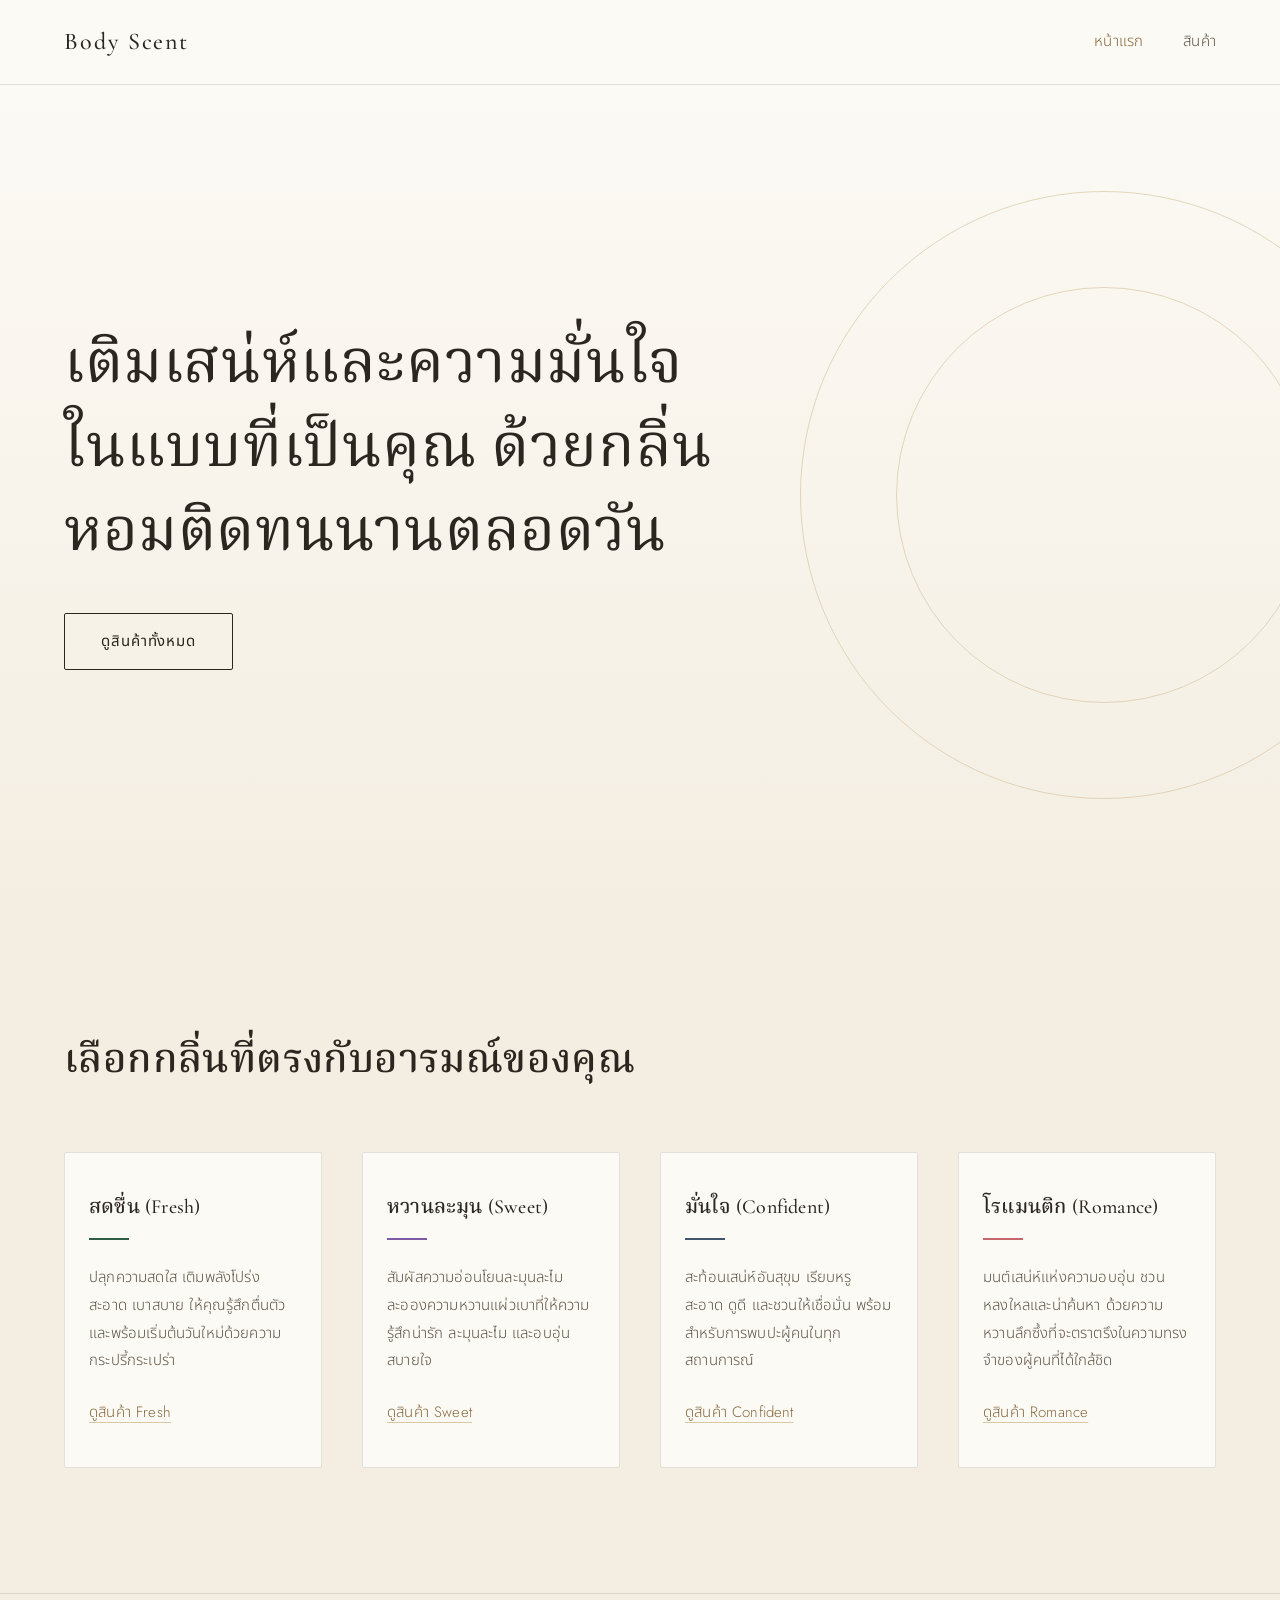
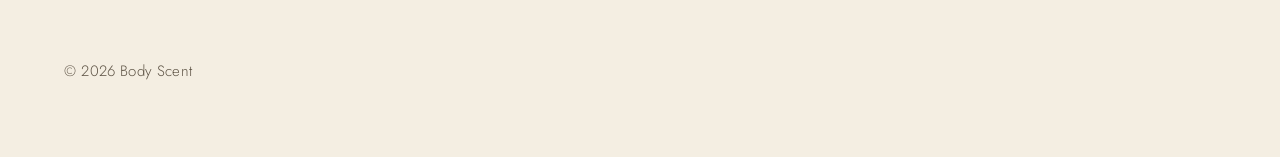
<file: index.html>
<!DOCTYPE html>
<html lang="th">
<head>
  <meta charset="UTF-8">
  <meta name="viewport" content="width=device-width, initial-scale=1">
  <title>Body Scent - น้ำหอมฉีดตัว กลิ่นหอมติดทนนานตลอดวัน</title>
  <meta name="description" content="Body Scent - เติมเสน่ห์และความมั่นใจในแบบที่เป็นคุณ ด้วยกลิ่นหอมติดทนนานตลอดวัน">
  <link rel="stylesheet" href="style.css">
  <style>
    /* Page-specific styles (index only) */
    h1,
    h2,
    h3 {
      line-height: 1.45; /* Thai tone marks need more room than Latin */
    }

    .hero {
      position: relative;
      display: grid;
      align-items: center;
      min-height: calc(100vh - 5rem);
      min-height: calc(100svh - 5rem);
      padding-block: var(--space-5);
      overflow: hidden;
      background: linear-gradient(180deg, var(--ivory) 0%, var(--cream) 100%);
    }

    /* Two faint concentric rings — a quiet nod to a mist of spray */
    .hero::before,
    .hero::after {
      content: "";
      position: absolute;
      top: 50%;
      border: 1px solid var(--bronze-soft);
      border-radius: 50%;
      transform: translateY(-50%);
      opacity: 0.7;
      pointer-events: none;
    }

    .hero::before {
      right: -8rem;
      width: 38rem;
      height: 38rem;
    }

    .hero::after {
      right: -2rem;
      width: 26rem;
      height: 26rem;
    }

    .hero__inner {
      position: relative;
    }

    .hero h1 {
      max-width: 15em;
      margin-bottom: var(--space-4);
      font-size: clamp(2rem, 1.3rem + 3.2vw, 3.75rem);
      line-height: 1.4;
      text-wrap: balance;
    }

    .mood-card {
      display: flex;
      flex-direction: column;
      padding: var(--space-4) var(--space-3);
      background: var(--ivory);
      color: inherit;
      border: 1px solid var(--line-soft);
      border-radius: var(--radius);
      text-decoration: none;
      transition: border-color var(--ease);
    }

    .mood-card:hover {
      color: inherit;
      border-color: var(--bronze);
    }

    .mood-card h3 {
      margin-bottom: 0;
    }

    .mood-card .mood-rule {
      margin-bottom: var(--space-3);
    }

    .mood-card p {
      flex: 1;
      font-size: var(--fs-sm);
    }

    .mood-card__cue {
      font-size: var(--fs-sm);
      color: var(--bronze-deep);
      text-decoration: underline;
      text-decoration-color: var(--bronze-soft);
      text-underline-offset: 0.3em;
    }

    @media (max-width: 40rem) {
      .hero {
        min-height: calc(100vh - 7.5rem);
        min-height: calc(100svh - 7.5rem);
      }

      .hero::before {
        right: -10rem;
        width: 24rem;
        height: 24rem;
      }

      .hero::after {
        right: -6rem;
        width: 16rem;
        height: 16rem;
      }
    }
  </style>
</head>
<body>

  <header class="site-header">
    <div class="container site-header__inner">
      <a class="brand" href="index.html">Body Scent</a>
      <nav aria-label="เมนูหลัก">
        <ul class="nav">
          <li><a href="index.html" aria-current="page">หน้าแรก</a></li>
          <li><a href="product.html">สินค้า</a></li>
        </ul>
      </nav>
    </div>
  </header>

  <main>
    <section class="hero">
      <div class="container hero__inner">
        <h1>เติมเสน่ห์และความมั่นใจในแบบที่เป็นคุณ ด้วยกลิ่นหอมติดทนนานตลอดวัน</h1>
        <a class="btn" href="product.html">ดูสินค้าทั้งหมด</a>
      </div>
    </section>

    <section class="section section--cream" id="moods">
      <div class="container">
        <div class="section-head">
          <h2>เลือกกลิ่นที่ตรงกับอารมณ์ของคุณ</h2>
        </div>

        <div class="grid grid--4">
          <a class="mood-card" data-mood="fresh" href="product.html?mood=fresh">
            <h3>สดชื่น (Fresh)</h3>
            <span class="mood-rule" aria-hidden="true"></span>
            <p>ปลุกความสดใส เติมพลังโปร่ง สะอาด เบาสบาย ให้คุณรู้สึกตื่นตัวและพร้อมเริ่มต้นวันใหม่ด้วยความกระปรี้กระเปร่า</p>
            <span class="mood-card__cue">ดูสินค้า Fresh</span>
          </a>

          <a class="mood-card" data-mood="sweet" href="product.html?mood=sweet">
            <h3>หวานละมุน (Sweet)</h3>
            <span class="mood-rule" aria-hidden="true"></span>
            <p>สัมผัสความอ่อนโยนละมุนละไม ละอองความหวานแผ่วเบาที่ให้ความรู้สึกน่ารัก ละมุนละไม และอบอุ่นสบายใจ</p>
            <span class="mood-card__cue">ดูสินค้า Sweet</span>
          </a>

          <a class="mood-card" data-mood="confident" href="product.html?mood=confident">
            <h3>มั่นใจ (Confident)</h3>
            <span class="mood-rule" aria-hidden="true"></span>
            <p>สะท้อนเสน่ห์อันสุขุม เรียบหรู สะอาด ดูดี และชวนให้เชื่อมั่น พร้อมสำหรับการพบปะผู้คนในทุกสถานการณ์</p>
            <span class="mood-card__cue">ดูสินค้า Confident</span>
          </a>

          <a class="mood-card" data-mood="romance" href="product.html?mood=romance">
            <h3>โรแมนติก (Romance)</h3>
            <span class="mood-rule" aria-hidden="true"></span>
            <p>มนต์เสน่ห์แห่งความอบอุ่น ชวนหลงใหลและน่าค้นหา ด้วยความหวานลึกซึ้งที่จะตราตรึงในความทรงจำของผู้คนที่ได้ใกล้ชิด</p>
            <span class="mood-card__cue">ดูสินค้า Romance</span>
          </a>
        </div>
      </div>
    </section>
  </main>

  <footer class="site-footer">
    <div class="container">
      <p>&copy; 2026 Body Scent</p>
    </div>
  </footer>

  <script src="script.js"></script>
</body>
</html>
</file>
<file: style.css>
/* ==========================================================
   Body Scent — shared theme
   Premium, quiet, minimal. Ivory / cream / deep beige, bronze accent.
   Mood colors appear only as small touches (dot, short rule, tag).
   ========================================================== */

@import url("https://fonts.googleapis.com/css2?family=Cormorant+Garamond:ital,wght@0,400;0,500;0,600;1,400&family=Jost:wght@300;400;500&family=Noto+Serif+Thai:wght@300;400;500&family=Noto+Sans+Thai:wght@300;400;500&display=swap");

/* ---------- Tokens ---------- */
:root {
  /* Base palette */
  --ivory: #fcfaf5;
  --cream: #f4eee2;
  --sand: #e6dccb;
  --beige-deep: #8c7b62;
  --ink: #2c2620;
  --ink-soft: #5e5446;

  /* Accent (bronze / soft gold) */
  --bronze: #a98a5a;
  --bronze-deep: #86693f;
  --bronze-soft: #d9c7a3;

  /* Lines */
  --line: rgba(44, 38, 32, 0.22);
  --line-soft: rgba(44, 38, 32, 0.12);

  /* Mood colors — small touches only */
  --mood-fresh: #2f5d46;
  --mood-sweet: #7d5ba6;
  --mood-confident: #3f5568;
  --mood-romance: #c4666c;

  /* Type */
  --font-display: "Cormorant Garamond", "Noto Serif Thai", Georgia, "Times New Roman", serif;
  --font-body: "Jost", "Noto Sans Thai", "Helvetica Neue", Arial, sans-serif;

  /* Type scale */
  --fs-xs: 0.8125rem;
  --fs-sm: 0.9375rem;
  --fs-base: 1.0625rem;
  --fs-lg: 1.25rem;
  --fs-xl: clamp(1.75rem, 1.4rem + 1.4vw, 2.5rem);
  --fs-2xl: clamp(2.5rem, 1.8rem + 3vw, 4.5rem);

  /* Spacing */
  --space-1: 0.5rem;
  --space-2: 1rem;
  --space-3: 1.5rem;
  --space-4: 2.5rem;
  --space-5: 4rem;
  --space-6: clamp(4.5rem, 3rem + 6vw, 8.5rem);

  --container: 72rem;
  --container-narrow: 40rem;
  --radius: 2px;
  --ease: 0.3s ease;
}

/* ---------- Reset & base ---------- */
*,
*::before,
*::after {
  box-sizing: border-box;
}

html {
  -webkit-text-size-adjust: 100%;
  scroll-behavior: smooth;
}

body {
  margin: 0;
  background: var(--ivory);
  color: var(--ink);
  font-family: var(--font-body);
  font-size: var(--fs-base);
  font-weight: 300;
  line-height: 1.85;
  letter-spacing: 0.01em;
  -webkit-font-smoothing: antialiased;
}

img {
  display: block;
  max-width: 100%;
  height: auto;
}

a {
  color: inherit;
  text-decoration-color: var(--bronze-soft);
  text-underline-offset: 0.3em;
  transition: color var(--ease), text-decoration-color var(--ease);
}

a:hover {
  color: var(--bronze-deep);
  text-decoration-color: var(--bronze);
}

:focus-visible {
  outline: 1px solid var(--bronze-deep);
  outline-offset: 4px;
}

::selection {
  background: var(--bronze-soft);
  color: var(--ink);
}

/* ---------- Typography ---------- */
h1,
h2,
h3,
h4 {
  margin: 0 0 var(--space-2);
  font-family: var(--font-display);
  font-weight: 500;
  line-height: 1.25;
  letter-spacing: 0.01em;
  color: var(--ink);
}

h1 {
  font-size: var(--fs-2xl);
  line-height: 1.15;
  font-weight: 400;
}

h2 {
  font-size: var(--fs-xl);
}

h3 {
  font-size: var(--fs-lg);
}

p {
  margin: 0 0 var(--space-3);
  max-width: 38rem;
  color: var(--ink-soft);
}

.lead {
  font-family: var(--font-display);
  font-size: var(--fs-lg);
  line-height: 1.8;
  color: var(--ink-soft);
}

.muted {
  color: var(--beige-deep);
  font-size: var(--fs-sm);
}

.price {
  font-family: var(--font-display);
  font-size: var(--fs-lg);
  font-weight: 500;
  color: var(--bronze-deep);
}

/* ---------- Layout ---------- */
.container {
  width: min(100% - 3rem, var(--container));
  margin-inline: auto;
}

.container--narrow {
  width: min(100% - 3rem, var(--container-narrow));
  margin-inline: auto;
}

.section {
  padding-block: var(--space-6);
}

.section--cream {
  background: var(--cream);
}

.section--sand {
  background: var(--sand);
}

.section-head {
  margin-bottom: var(--space-5);
}

.text-center {
  text-align: center;
}

.text-center p,
.text-center .mood-rule {
  margin-inline: auto;
}

.divider {
  height: 1px;
  border: 0;
  background: var(--line-soft);
  margin-block: var(--space-5);
}

.grid {
  display: grid;
  gap: var(--space-4);
}

.grid--2 {
  grid-template-columns: repeat(2, 1fr);
}

.grid--3 {
  grid-template-columns: repeat(3, 1fr);
}

.grid--4 {
  grid-template-columns: repeat(4, 1fr);
}

/* ---------- Header / nav ---------- */
.site-header {
  position: sticky;
  top: 0;
  z-index: 50;
  background: rgba(252, 250, 245, 0.94);
  backdrop-filter: blur(6px);
  border-bottom: 1px solid var(--line-soft);
}

.site-header__inner {
  display: flex;
  align-items: center;
  justify-content: space-between;
  gap: var(--space-3);
  padding-block: 1.25rem;
}

.brand {
  font-family: var(--font-display);
  font-size: 1.5rem;
  font-weight: 500;
  letter-spacing: 0.08em;
  text-decoration: none;
  color: var(--ink);
}

.nav {
  display: flex;
  flex-wrap: wrap;
  gap: var(--space-4);
  margin: 0;
  padding: 0;
  list-style: none;
  font-size: var(--fs-sm);
}

.nav a {
  text-decoration: none;
  color: var(--ink-soft);
}

.nav a:hover,
.nav a[aria-current="page"] {
  color: var(--bronze-deep);
}

/* ---------- Buttons ---------- */
.btn {
  display: inline-block;
  padding: 0.85rem 2.25rem;
  background: transparent;
  color: var(--ink);
  border: 1px solid var(--ink);
  border-radius: var(--radius);
  font-family: var(--font-body);
  font-size: var(--fs-sm);
  font-weight: 400;
  letter-spacing: 0.06em;
  text-align: center;
  text-decoration: none;
  cursor: pointer;
  transition: background var(--ease), color var(--ease), border-color var(--ease);
}

.btn:hover {
  background: var(--ink);
  color: var(--ivory);
  border-color: var(--ink);
}

.btn--accent {
  border-color: var(--bronze);
  color: var(--bronze-deep);
}

.btn--accent:hover {
  background: var(--bronze);
  border-color: var(--bronze);
  color: var(--ivory);
}

.btn--small {
  padding: 0.55rem 1.25rem;
}

.btn[disabled] {
  opacity: 0.45;
  cursor: not-allowed;
}

/* ---------- Mood touches (dot, short rule, tag) ----------
   Set data-mood="fresh|sweet|confident|romance" on any element
   (or use the .mood-* classes). Color applies only to the
   small marks below, never to backgrounds. */
[data-mood="fresh"],
.mood-fresh {
  --mood: var(--mood-fresh);
}

[data-mood="sweet"],
.mood-sweet {
  --mood: var(--mood-sweet);
}

[data-mood="confident"],
.mood-confident {
  --mood: var(--mood-confident);
}

[data-mood="romance"],
.mood-romance {
  --mood: var(--mood-romance);
}

.mood-dot {
  display: inline-block;
  width: 0.5rem;
  height: 0.5rem;
  margin-right: 0.6rem;
  border-radius: 50%;
  background: var(--mood, var(--bronze));
  vertical-align: middle;
}

.mood-rule {
  display: block;
  width: 2.5rem;
  height: 2px;
  margin-top: var(--space-2);
  background: var(--mood, var(--bronze));
  border: 0;
}

.mood-tag {
  display: inline-flex;
  align-items: center;
  font-size: var(--fs-xs);
  color: var(--ink-soft);
}

/* ---------- Product card ---------- */
.product-card {
  display: flex;
  flex-direction: column;
  background: var(--ivory);
  border: 1px solid var(--line-soft);
  border-radius: var(--radius);
  transition: border-color var(--ease);
}

.product-card:hover {
  border-color: var(--bronze);
}

.product-card__image {
  background: var(--cream);
  aspect-ratio: 4 / 5;
  overflow: hidden;
}

.product-card__image img {
  width: 100%;
  height: 100%;
  object-fit: cover;
}

.product-card__body {
  display: flex;
  flex: 1;
  flex-direction: column;
  padding: var(--space-3);
}

.product-card__title {
  margin-bottom: var(--space-1);
  font-size: var(--fs-lg);
}

.product-card__desc {
  flex: 1;
  margin-bottom: var(--space-3);
  font-size: var(--fs-sm);
  line-height: 1.8;
}

.product-card__foot {
  display: flex;
  align-items: center;
  justify-content: space-between;
  gap: var(--space-2);
  padding-top: var(--space-2);
  border-top: 1px solid var(--line-soft);
}

/* ---------- Filter chips (mood / type) ---------- */
.filters {
  display: flex;
  flex-wrap: wrap;
  gap: var(--space-2);
  margin-bottom: var(--space-4);
}

.chip {
  padding: 0.5rem 1.25rem;
  background: transparent;
  color: var(--ink-soft);
  border: 1px solid var(--line);
  border-radius: 999px;
  font-family: var(--font-body);
  font-size: var(--fs-sm);
  cursor: pointer;
  transition: border-color var(--ease), color var(--ease);
}

.chip:hover {
  border-color: var(--bronze);
  color: var(--bronze-deep);
}

.chip[aria-pressed="true"],
.chip.is-active {
  border-color: var(--ink);
  color: var(--ink);
}

/* ---------- Forms (order form) ---------- */
.field {
  margin-bottom: var(--space-3);
}

.field label {
  display: block;
  margin-bottom: 0.4rem;
  font-size: var(--fs-sm);
  color: var(--ink-soft);
}

.input,
.textarea,
.select {
  width: 100%;
  padding: 0.8rem 0;
  background: transparent;
  color: var(--ink);
  border: 0;
  border-bottom: 1px solid var(--line);
  border-radius: 0;
  font-family: var(--font-body);
  font-size: var(--fs-base);
  font-weight: 300;
  transition: border-color var(--ease);
}

.textarea {
  min-height: 6rem;
  resize: vertical;
}

.input:focus,
.textarea:focus,
.select:focus {
  outline: 0;
  border-bottom-color: var(--bronze-deep);
}

.form-message {
  margin-top: var(--space-2);
  font-size: var(--fs-sm);
  color: var(--ink-soft);
}

.form-message--error {
  color: var(--mood-romance);
}

/* ---------- Order summary / table ---------- */
.summary {
  width: 100%;
  border-collapse: collapse;
  font-size: var(--fs-sm);
}

.summary th,
.summary td {
  padding: 0.9rem 0;
  text-align: left;
  border-bottom: 1px solid var(--line-soft);
  font-weight: 300;
}

.summary th {
  color: var(--beige-deep);
  font-weight: 400;
}

.summary .num {
  text-align: right;
}

.summary tfoot td {
  border-bottom: 0;
  font-family: var(--font-display);
  font-size: var(--fs-lg);
  color: var(--ink);
}

/* ---------- Footer ---------- */
.site-footer {
  padding-block: var(--space-5);
  background: var(--cream);
  border-top: 1px solid var(--line-soft);
  font-size: var(--fs-sm);
  color: var(--ink-soft);
}

.site-footer p {
  margin-bottom: var(--space-1);
}

/* ---------- Responsive ---------- */
@media (max-width: 64rem) {
  .grid--4 {
    grid-template-columns: repeat(2, 1fr);
  }

  .grid--3 {
    grid-template-columns: repeat(2, 1fr);
  }
}

@media (max-width: 40rem) {
  body {
    font-size: 1rem;
  }

  .container,
  .container--narrow {
    width: min(100% - 2rem, var(--container));
  }

  .grid--2,
  .grid--3,
  .grid--4 {
    grid-template-columns: 1fr;
    gap: var(--space-4);
  }

  .site-header__inner {
    flex-direction: column;
    gap: var(--space-2);
    padding-block: 1rem;
  }

  .nav {
    justify-content: center;
    gap: var(--space-3);
  }

  .section-head {
    margin-bottom: var(--space-4);
  }

  .btn {
    width: 100%;
  }

  .product-card__foot .btn {
    width: auto;
  }
}

/* ---------- Reduced motion ---------- */
@media (prefers-reduced-motion: reduce) {
  html {
    scroll-behavior: auto;
  }

  *,
  *::before,
  *::after {
    transition: none !important;
    animation: none !important;
  }
}
</file>
